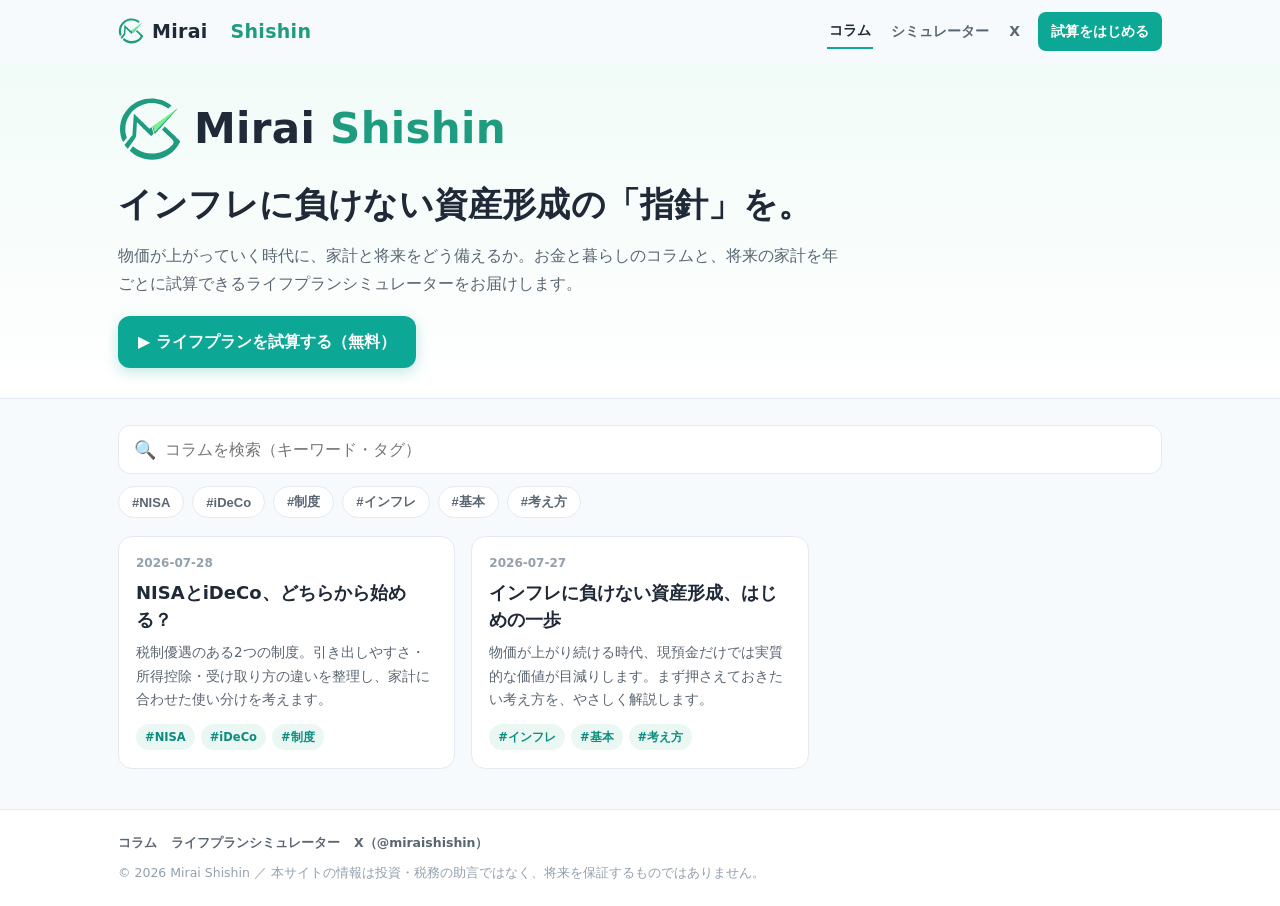
<file: index.html>
<!DOCTYPE html>
<html lang="ja">
<head>
<meta charset="UTF-8">
<meta name="viewport" content="width=device-width, initial-scale=1.0">
<meta name="theme-color" content="#0CA795">
<meta name="description" content="Mirai Shishin｜インフレに負けない資産形成のコラムと、ライフプラン資産形成シミュレーター。">
<meta property="og:title" content="Mirai Shishin｜インフレに負けない資産形成">
<meta property="og:description" content="お金と暮らしのコラム、そして将来の家計を年ごとに試算できるライフプランシミュレーター。">
<meta property="og:type" content="website">
<meta property="og:site_name" content="Mirai Shishin">
<meta property="og:url" content="https://miraishishin.jp/">
<meta property="og:image" content="https://miraishishin.jp/ogp.png">
<meta property="og:image:width" content="1200">
<meta property="og:image:height" content="630">
<meta name="twitter:card" content="summary_large_image">
<meta name="twitter:site" content="@miraishishin">
<meta name="twitter:image" content="https://miraishishin.jp/ogp.png">
<link rel="icon" type="image/svg+xml" href="icon.svg">
<link rel="alternate icon" href="icon512.png">
<link rel="apple-touch-icon" href="icon512.png">
<link rel="stylesheet" href="assets/site.css">
<!-- Google Search Console（URLプレフィックスで確認する場合）: 下行のコメントを外し content に確認トークンを貼る
<meta name="google-site-verification" content="ここに確認トークンを貼る"> -->
<title>Mirai Shishin｜インフレに負けない資産形成</title>
<script defer src="assets/analytics.js"></script>
</head>
<body>

<nav class="site-nav">
  <a class="site-nav-brand" href="index.html"><img class="nav-mark" src="icon.svg" alt=""><span class="bw1">Mirai</span>&nbsp;<span class="bw2">Shishin</span></a>
  <span class="site-nav-links">
    <a href="index.html" aria-current="page">コラム</a>
    <a href="simulator.html">シミュレーター</a>
    <a href="https://x.com/miraishishin" target="_blank" rel="noopener">X</a>
    <a class="nav-cta" href="simulator.html">試算をはじめる</a>
  </span>
</nav>

<section class="hero">
  <div class="hero-in">
    <div class="hero-logo"><img class="hero-mark" src="icon.svg" alt=""><span class="hero-word"><span class="bw1">Mirai</span> <span class="bw2">Shishin</span></span></div>
    <h1>インフレに負けない資産形成の「指針」を。</h1>
    <p>物価が上がっていく時代に、家計と将来をどう備えるか。お金と暮らしのコラムと、将来の家計を年ごとに試算できるライフプランシミュレーターをお届けします。</p>
    <a class="hero-cta" href="simulator.html">▶ ライフプランを試算する（無料）</a>
  </div>
</section>

<div class="search-bar">
  <div class="search-box">
    <span class="ic">🔍</span>
    <input type="search" id="q" placeholder="コラムを検索（キーワード・タグ）" autocomplete="off" enterkeyhint="search">
  </div>
  <div class="search-tags" id="tags"></div>
</div>

<main class="col-list" id="list" aria-live="polite"></main>

<footer class="site-foot">
  <div class="in">
    <div class="foot-row">
      <a href="index.html">コラム</a>
      <a href="simulator.html">ライフプランシミュレーター</a>
      <a href="https://x.com/miraishishin" target="_blank" rel="noopener">X（@miraishishin）</a>
    </div>
    © <span id="yr"></span> Mirai Shishin ／ 本サイトの情報は投資・税務の助言ではなく、将来を保証するものではありません。
  </div>
</footer>

<script src="columns/columns.js"></script>
<script>
(function(){
  var COLS = (window.MS_COLUMNS||[]).slice();
  var list=document.getElementById('list'), q=document.getElementById('q'), tagsEl=document.getElementById('tags');
  document.getElementById('yr').textContent=new Date().getFullYear();
  var activeTag=null;

  /* タグ一覧（出現回数の多い順） */
  var counts={}; COLS.forEach(function(c){ (c.tags||[]).forEach(function(t){ counts[t]=(counts[t]||0)+1; }); });
  Object.keys(counts).sort(function(a,b){return counts[b]-counts[a];}).forEach(function(t){
    var b=document.createElement('button'); b.className='tag-btn'; b.type='button'; b.textContent='#'+t;
    b.addEventListener('click',function(){ activeTag=(activeTag===t?null:t); syncTags(); draw(); });
    b.dataset.tag=t; tagsEl.appendChild(b);
  });
  function syncTags(){ [].forEach.call(tagsEl.children,function(b){ b.classList.toggle('on', b.dataset.tag===activeTag); }); }

  function esc(s){ return String(s).replace(/[&<>"]/g,function(c){return {'&':'&amp;','<':'&lt;','>':'&gt;','"':'&quot;'}[c];}); }
  function draw(){
    var kw=(q.value||'').trim().toLowerCase();
    var rows=COLS.filter(function(c){
      if(activeTag && !(c.tags||[]).includes(activeTag)) return false;
      if(!kw) return true;
      var hay=(c.title+' '+(c.excerpt||'')+' '+(c.tags||[]).join(' ')).toLowerCase();
      return kw.split(/\s+/).every(function(w){ return hay.indexOf(w)>=0; });
    });
    if(!rows.length){ list.innerHTML='<div class="empty">該当するコラムが見つかりませんでした。</div>'; return; }
    list.innerHTML=rows.map(function(c){
      return '<a class="col-card" href="columns/'+encodeURIComponent(c.slug)+'.html">'
        +'<div class="cc-body">'
        +'<div class="cc-date">'+esc(c.date||'')+'</div>'
        +'<h2>'+esc(c.title)+'</h2>'
        +'<p class="cc-ex">'+esc(c.excerpt||'')+'</p>'
        +'<div class="cc-tags">'+(c.tags||[]).map(function(t){return '<span>#'+esc(t)+'</span>';}).join('')+'</div>'
        +'</div></a>';
    }).join('');
  }
  q.addEventListener('input',draw);
  draw();
})();
</script>
</body>
</html>
</file>
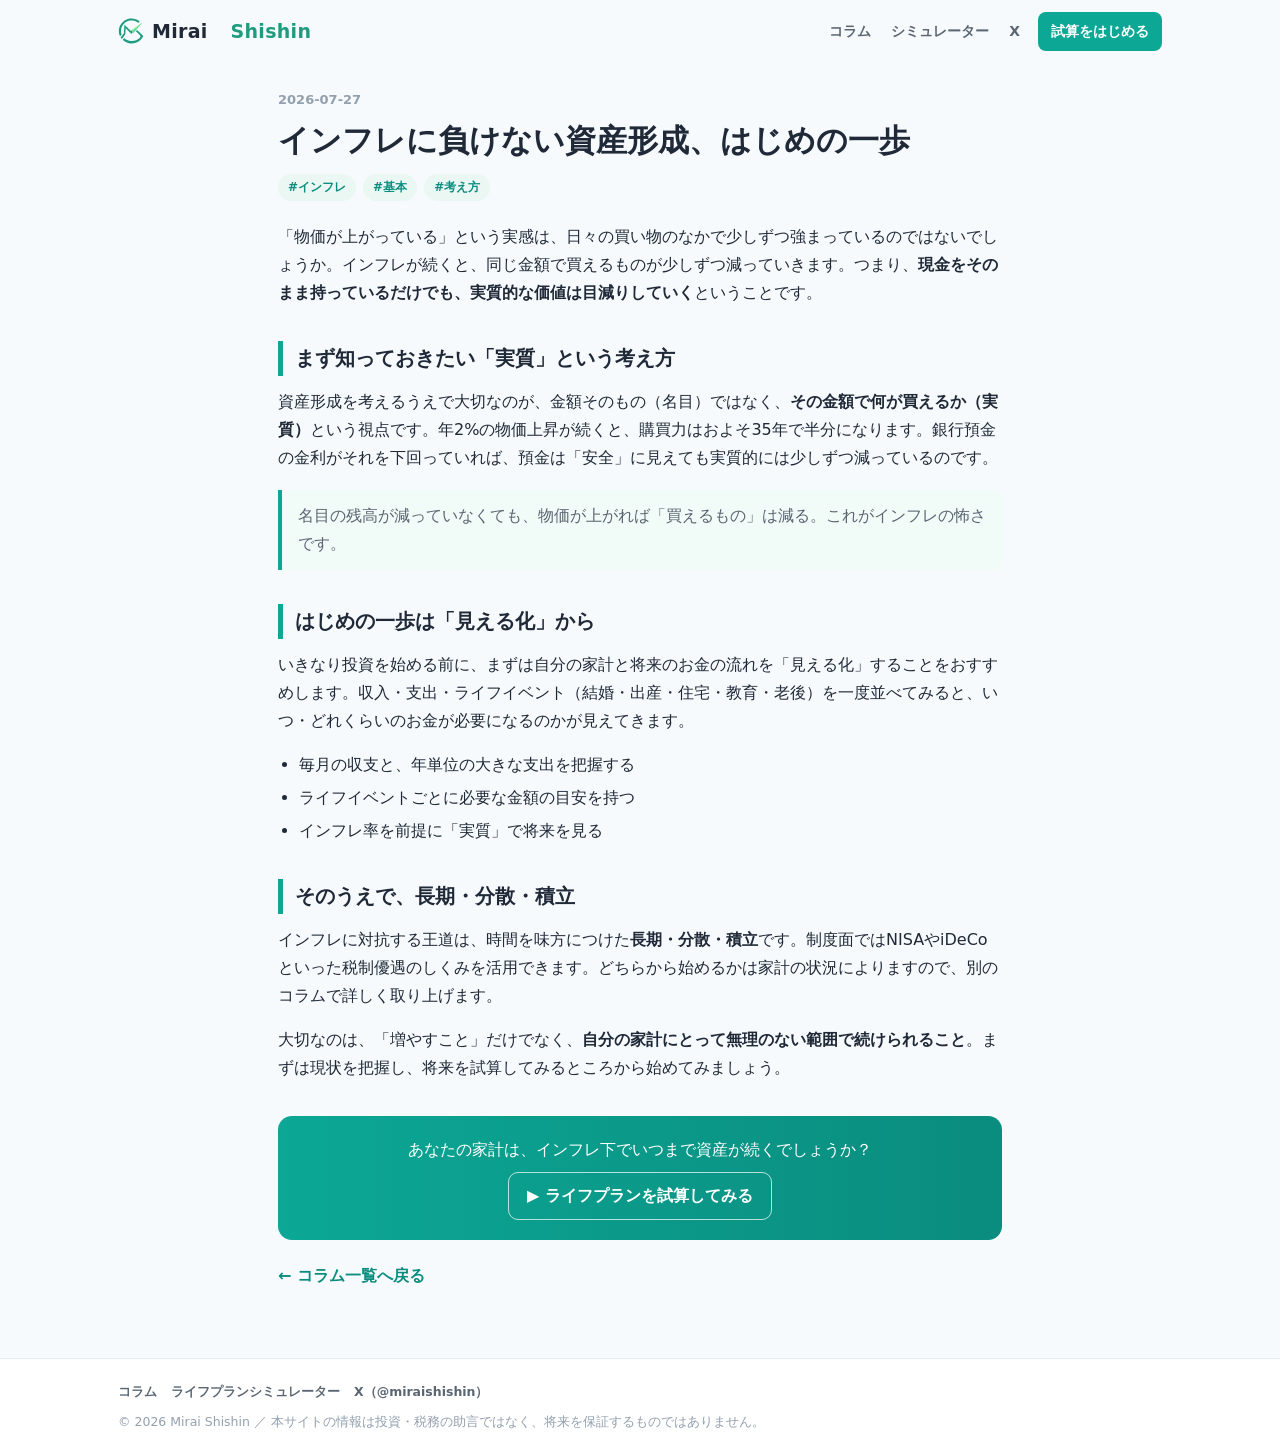
<file: columns/inflation-hedge.html>
<!DOCTYPE html>
<html lang="ja">
<head>
<meta charset="UTF-8">
<meta name="viewport" content="width=device-width, initial-scale=1.0">
<meta name="theme-color" content="#0CA795">
<meta name="description" content="物価が上がり続ける時代、現預金だけでは実質的な価値が目減りします。まず押さえておきたい考え方をやさしく解説します。">
<meta property="og:title" content="インフレに負けない資産形成、はじめの一歩｜Mirai Shishin">
<meta property="og:description" content="現預金だけでは実質的な価値が目減りする時代。まず押さえておきたい考え方を解説します。">
<meta property="og:type" content="article">
<meta property="og:site_name" content="Mirai Shishin">
<meta property="og:url" content="https://miraishishin.jp/columns/inflation-hedge.html">
<meta property="og:image" content="https://miraishishin.jp/ogp.png">
<meta name="twitter:card" content="summary_large_image">
<meta name="twitter:site" content="@miraishishin">
<meta name="twitter:image" content="https://miraishishin.jp/ogp.png">
<link rel="icon" type="image/svg+xml" href="../icon.svg">
<link rel="alternate icon" href="../icon512.png">
<link rel="stylesheet" href="../assets/site.css">
<title>インフレに負けない資産形成、はじめの一歩｜Mirai Shishin</title>
<script defer src="../assets/analytics.js"></script>
</head>
<body>

<nav class="site-nav">
  <a class="site-nav-brand" href="../index.html"><img class="nav-mark" src="../icon.svg" alt=""><span class="bw1">Mirai</span>&nbsp;<span class="bw2">Shishin</span></a>
  <span class="site-nav-links">
    <a href="../index.html">コラム</a>
    <a href="../simulator.html">シミュレーター</a>
    <a href="https://x.com/miraishishin" target="_blank" rel="noopener">X</a>
    <a class="nav-cta" href="../simulator.html">試算をはじめる</a>
  </span>
</nav>

<article class="article">
  <div class="a-date">2026-07-27</div>
  <h1>インフレに負けない資産形成、はじめの一歩</h1>
  <div class="a-tags"><span>#インフレ</span><span>#基本</span><span>#考え方</span></div>

  <div class="article-body">
    <p>「物価が上がっている」という実感は、日々の買い物のなかで少しずつ強まっているのではないでしょうか。インフレが続くと、同じ金額で買えるものが少しずつ減っていきます。つまり、<b>現金をそのまま持っているだけでも、実質的な価値は目減りしていく</b>ということです。</p>

    <h2>まず知っておきたい「実質」という考え方</h2>
    <p>資産形成を考えるうえで大切なのが、金額そのもの（名目）ではなく、<b>その金額で何が買えるか（実質）</b>という視点です。年2%の物価上昇が続くと、購買力はおよそ35年で半分になります。銀行預金の金利がそれを下回っていれば、預金は「安全」に見えても実質的には少しずつ減っているのです。</p>

    <blockquote>名目の残高が減っていなくても、物価が上がれば「買えるもの」は減る。これがインフレの怖さです。</blockquote>

    <h2>はじめの一歩は「見える化」から</h2>
    <p>いきなり投資を始める前に、まずは自分の家計と将来のお金の流れを「見える化」することをおすすめします。収入・支出・ライフイベント（結婚・出産・住宅・教育・老後）を一度並べてみると、いつ・どれくらいのお金が必要になるのかが見えてきます。</p>
    <ul>
      <li>毎月の収支と、年単位の大きな支出を把握する</li>
      <li>ライフイベントごとに必要な金額の目安を持つ</li>
      <li>インフレ率を前提に「実質」で将来を見る</li>
    </ul>

    <h2>そのうえで、長期・分散・積立</h2>
    <p>インフレに対抗する王道は、時間を味方につけた<b>長期・分散・積立</b>です。制度面ではNISAやiDeCoといった税制優遇のしくみを活用できます。どちらから始めるかは家計の状況によりますので、別のコラムで詳しく取り上げます。</p>
    <p>大切なのは、「増やすこと」だけでなく、<b>自分の家計にとって無理のない範囲で続けられること</b>。まずは現状を把握し、将来を試算してみるところから始めてみましょう。</p>
  </div>

  <div class="article-cta">
    あなたの家計は、インフレ下でいつまで資産が続くでしょうか？<br>
    <a href="../simulator.html">▶ ライフプランを試算してみる</a>
  </div>

  <a class="back-link" href="../index.html">← コラム一覧へ戻る</a>
</article>

<footer class="site-foot">
  <div class="in">
    <div class="foot-row">
      <a href="../index.html">コラム</a>
      <a href="../simulator.html">ライフプランシミュレーター</a>
      <a href="https://x.com/miraishishin" target="_blank" rel="noopener">X（@miraishishin）</a>
    </div>
    © <span id="yr"></span> Mirai Shishin ／ 本サイトの情報は投資・税務の助言ではなく、将来を保証するものではありません。
  </div>
</footer>
<script>document.getElementById('yr').textContent=new Date().getFullYear();</script>
</body>
</html>
</file>
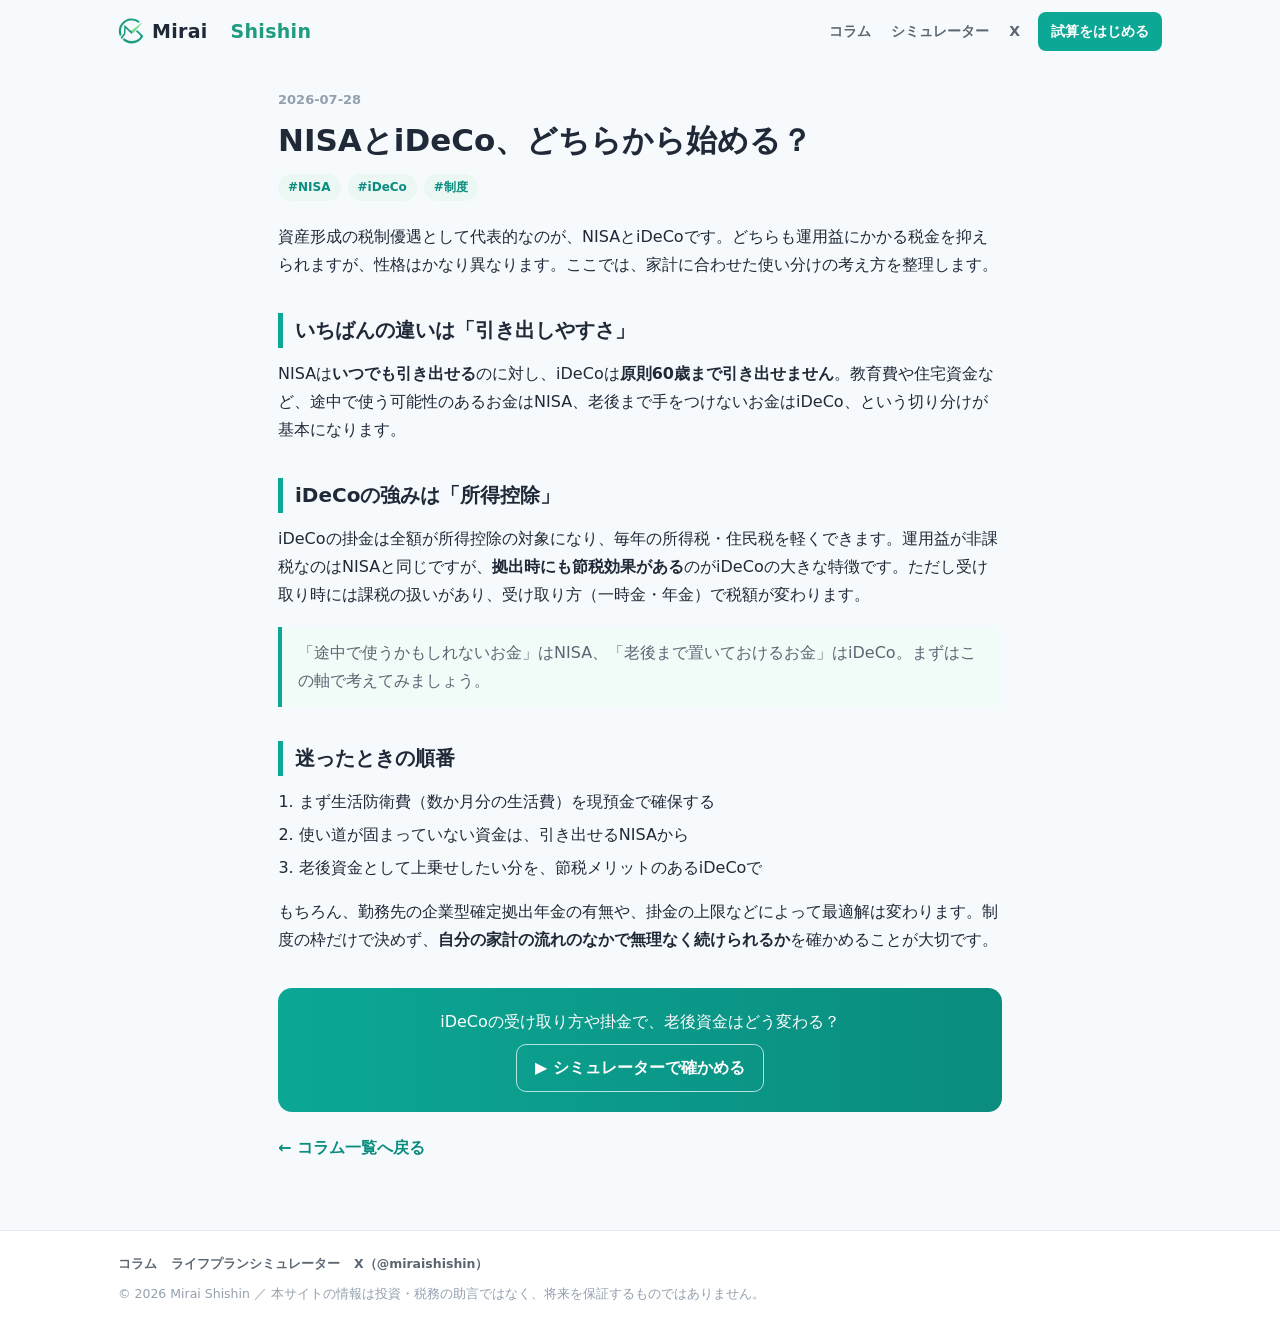
<file: columns/nisa-ideco.html>
<!DOCTYPE html>
<html lang="ja">
<head>
<meta charset="UTF-8">
<meta name="viewport" content="width=device-width, initial-scale=1.0">
<meta name="theme-color" content="#0CA795">
<meta name="description" content="税制優遇のある2つの制度NISAとiDeCo。引き出しやすさ・所得控除・受け取り方の違いを整理します。">
<meta property="og:title" content="NISAとiDeCo、どちらから始める？｜Mirai Shishin">
<meta property="og:description" content="引き出しやすさ・所得控除・受け取り方の違いを整理し、家計に合わせた使い分けを考えます。">
<meta property="og:type" content="article">
<meta property="og:site_name" content="Mirai Shishin">
<meta property="og:url" content="https://miraishishin.jp/columns/nisa-ideco.html">
<meta property="og:image" content="https://miraishishin.jp/ogp.png">
<meta name="twitter:card" content="summary_large_image">
<meta name="twitter:site" content="@miraishishin">
<meta name="twitter:image" content="https://miraishishin.jp/ogp.png">
<link rel="icon" type="image/svg+xml" href="../icon.svg">
<link rel="alternate icon" href="../icon512.png">
<link rel="stylesheet" href="../assets/site.css">
<title>NISAとiDeCo、どちらから始める？｜Mirai Shishin</title>
<script defer src="../assets/analytics.js"></script>
</head>
<body>

<nav class="site-nav">
  <a class="site-nav-brand" href="../index.html"><img class="nav-mark" src="../icon.svg" alt=""><span class="bw1">Mirai</span>&nbsp;<span class="bw2">Shishin</span></a>
  <span class="site-nav-links">
    <a href="../index.html">コラム</a>
    <a href="../simulator.html">シミュレーター</a>
    <a href="https://x.com/miraishishin" target="_blank" rel="noopener">X</a>
    <a class="nav-cta" href="../simulator.html">試算をはじめる</a>
  </span>
</nav>

<article class="article">
  <div class="a-date">2026-07-28</div>
  <h1>NISAとiDeCo、どちらから始める？</h1>
  <div class="a-tags"><span>#NISA</span><span>#iDeCo</span><span>#制度</span></div>

  <div class="article-body">
    <p>資産形成の税制優遇として代表的なのが、NISAとiDeCoです。どちらも運用益にかかる税金を抑えられますが、性格はかなり異なります。ここでは、家計に合わせた使い分けの考え方を整理します。</p>

    <h2>いちばんの違いは「引き出しやすさ」</h2>
    <p>NISAは<b>いつでも引き出せる</b>のに対し、iDeCoは<b>原則60歳まで引き出せません</b>。教育費や住宅資金など、途中で使う可能性のあるお金はNISA、老後まで手をつけないお金はiDeCo、という切り分けが基本になります。</p>

    <h2>iDeCoの強みは「所得控除」</h2>
    <p>iDeCoの掛金は全額が所得控除の対象になり、毎年の所得税・住民税を軽くできます。運用益が非課税なのはNISAと同じですが、<b>拠出時にも節税効果がある</b>のがiDeCoの大きな特徴です。ただし受け取り時には課税の扱いがあり、受け取り方（一時金・年金）で税額が変わります。</p>

    <blockquote>「途中で使うかもしれないお金」はNISA、「老後まで置いておけるお金」はiDeCo。まずはこの軸で考えてみましょう。</blockquote>

    <h2>迷ったときの順番</h2>
    <ol>
      <li>まず生活防衛費（数か月分の生活費）を現預金で確保する</li>
      <li>使い道が固まっていない資金は、引き出せるNISAから</li>
      <li>老後資金として上乗せしたい分を、節税メリットのあるiDeCoで</li>
    </ol>
    <p>もちろん、勤務先の企業型確定拠出年金の有無や、掛金の上限などによって最適解は変わります。制度の枠だけで決めず、<b>自分の家計の流れのなかで無理なく続けられるか</b>を確かめることが大切です。</p>
  </div>

  <div class="article-cta">
    iDeCoの受け取り方や掛金で、老後資金はどう変わる？<br>
    <a href="../simulator.html">▶ シミュレーターで確かめる</a>
  </div>

  <a class="back-link" href="../index.html">← コラム一覧へ戻る</a>
</article>

<footer class="site-foot">
  <div class="in">
    <div class="foot-row">
      <a href="../index.html">コラム</a>
      <a href="../simulator.html">ライフプランシミュレーター</a>
      <a href="https://x.com/miraishishin" target="_blank" rel="noopener">X（@miraishishin）</a>
    </div>
    © <span id="yr"></span> Mirai Shishin ／ 本サイトの情報は投資・税務の助言ではなく、将来を保証するものではありません。
  </div>
</footer>
<script>document.getElementById('yr').textContent=new Date().getFullYear();</script>
</body>
</html>
</file>
<file: assets/site.css>
/* Mirai Shishin — コラム／サイト共通スタイル
   ライフプランシミュレーター(simulator.html)は自前のスタイルを持つため、このCSSは
   トップ(コラム一覧)・各コラムページ・管理ページで共有します。 */
:root{
  --teal:#0CA795; --teal-d:#0A8C7E; --ink:#1F2937; --slate:#5A6672; --slate-2:#93A0AE;
  --line:#E3EAF2; --bg:#F7FAFC; --card:#FFFFFF;
  --wrap:1080px;
  --font: system-ui,-apple-system,"Segoe UI",Roboto,"Helvetica Neue","Hiragino Kaku Gothic ProN","Noto Sans JP",Arial,sans-serif;
}
*{box-sizing:border-box}
html{-webkit-text-size-adjust:100%}
body{margin:0; font-family:var(--font); color:var(--ink); background:var(--bg); line-height:1.75;
  -webkit-font-smoothing:antialiased}
a{color:var(--teal-d)}
img{max-width:100%; height:auto}

/* ---- サイトナビ ---- */
.site-nav{display:flex; align-items:center; gap:16px; flex-wrap:wrap; max-width:var(--wrap);
  margin:0 auto; padding:12px 18px}
.site-nav-brand{display:inline-flex; align-items:center; gap:8px; font-weight:800; text-decoration:none; font-size:19px; letter-spacing:.3px; white-space:nowrap}
.site-nav-brand .nav-mark{height:26px; width:auto; flex:0 0 auto; display:block}
.site-nav-brand .bw1{color:#1F2937}
.site-nav-brand .bw2{color:#1F9C80}
.site-nav-links{display:flex; gap:16px; margin-left:auto; flex-wrap:wrap; align-items:center}
.site-nav-links a{color:var(--slate); text-decoration:none; font-weight:700; font-size:14px; padding:4px 2px}
.site-nav-links a[aria-current=page]{color:var(--ink); border-bottom:2px solid var(--teal)}
.site-nav-links a:hover{color:var(--teal)}
.nav-cta{background:var(--teal); color:#fff!important; border-radius:8px; padding:7px 13px!important; border-bottom:none!important}
.nav-cta:hover{background:var(--teal-d)}

.wrap{max-width:var(--wrap); margin:0 auto; padding:0 18px}

/* ---- ヒーロー ---- */
.hero{background:linear-gradient(180deg,#F1FBF8,#FFFFFF); border-bottom:1px solid var(--line)}
.hero-in{max-width:var(--wrap); margin:0 auto; padding:34px 18px 30px}
.hero h1{font-size:clamp(24px,4.4vw,34px); margin:0 0 8px; letter-spacing:.2px}
.hero-logo{display:inline-flex; align-items:center; gap:12px; margin-bottom:14px}
.hero-mark{height:clamp(46px,7vw,64px); width:auto; flex:0 0 auto}
.hero-word{font-size:clamp(28px,5vw,42px); font-weight:800; letter-spacing:.3px; line-height:1}
.hero-word .bw1{color:#1F2937} .hero-word .bw2{color:#1F9C80}
.hero .sub{color:var(--teal-d); font-weight:800; margin:0 0 12px; font-size:14px; letter-spacing:1px}
.hero p{color:var(--slate); margin:0; max-width:720px}
.hero-cta{display:inline-flex; align-items:center; gap:8px; margin-top:18px; background:var(--teal); color:#fff;
  text-decoration:none; font-weight:800; padding:12px 20px; border-radius:12px; box-shadow:0 4px 14px rgba(12,167,149,.25)}
.hero-cta:hover{background:var(--teal-d)}

/* ---- 検索 ---- */
.search-bar{max-width:var(--wrap); margin:26px auto 6px; padding:0 18px}
.search-box{position:relative}
.search-box input{width:100%; padding:14px 16px 14px 46px; border:1.5px solid var(--line); border-radius:12px;
  font-size:16px; font-family:var(--font); background:var(--card); color:var(--ink)}
.search-box input:focus{outline:2px solid var(--teal); outline-offset:1px; border-color:var(--teal)}
.search-box .ic{position:absolute; left:16px; top:50%; transform:translateY(-50%); color:var(--slate-2); font-size:18px}
.search-tags{display:flex; gap:8px; flex-wrap:wrap; margin-top:12px}
.tag-btn{border:1px solid var(--line); background:var(--card); color:var(--slate); border-radius:999px;
  padding:6px 13px; font-size:13px; font-weight:700; cursor:pointer}
.tag-btn.on{background:var(--teal); color:#fff; border-color:var(--teal)}

/* ---- コラム一覧 ---- */
.col-list{max-width:var(--wrap); margin:18px auto 40px; padding:0 18px;
  display:grid; grid-template-columns:repeat(auto-fill,minmax(300px,1fr)); gap:16px}
.col-card{display:flex; flex-direction:column; background:var(--card); border:1px solid var(--line);
  border-radius:14px; overflow:hidden; text-decoration:none; color:inherit; transition:box-shadow .15s, transform .15s}
.col-card:hover{box-shadow:0 8px 22px rgba(31,42,50,.10); transform:translateY(-2px)}
.col-card .cc-body{padding:16px 17px 18px}
.col-card .cc-date{font-size:12px; color:var(--slate-2); font-weight:700}
.col-card h2{font-size:18px; margin:5px 0 8px; line-height:1.5}
.col-card .cc-ex{font-size:13.5px; color:var(--slate); margin:0 0 12px; display:-webkit-box; -webkit-line-clamp:3;
  -webkit-box-orient:vertical; overflow:hidden}
.col-card .cc-tags{display:flex; gap:6px; flex-wrap:wrap}
.col-card .cc-tags span{font-size:11.5px; color:var(--teal-d); background:#EAF7F2; border-radius:999px; padding:3px 9px; font-weight:700}
.empty{grid-column:1/-1; text-align:center; color:var(--slate-2); padding:50px 10px; font-weight:700}

/* ---- コラム本文ページ ---- */
.article{max-width:760px; margin:0 auto; padding:26px 18px 48px}
.article .a-date{color:var(--slate-2); font-weight:700; font-size:13px}
.article h1{font-size:clamp(23px,4vw,31px); line-height:1.5; margin:6px 0 10px}
.article .a-tags{display:flex; gap:7px; flex-wrap:wrap; margin:0 0 22px}
.article .a-tags span{font-size:12px; color:var(--teal-d); background:#EAF7F2; border-radius:999px; padding:3px 10px; font-weight:700}
.article-body{font-size:16px}
.article-body h2{font-size:20px; margin:34px 0 12px; padding-left:12px; border-left:5px solid var(--teal)}
.article-body h3{font-size:17px; margin:26px 0 8px}
.article-body p{margin:0 0 16px}
.article-body ul,.article-body ol{margin:0 0 16px; padding-left:1.3em}
.article-body li{margin:5px 0}
.article-body blockquote{margin:18px 0; padding:12px 16px; background:#F1FBF8; border-left:4px solid var(--teal); color:var(--slate); border-radius:0 8px 8px 0}
.article-body img{border-radius:10px; margin:14px 0}
.article-cta{margin:34px 0 0; background:linear-gradient(90deg,#0CA795,#0A8C7E); color:#fff; border-radius:14px; padding:20px 22px; text-align:center}
.article-cta a{color:#fff; font-weight:800; text-decoration:none; display:inline-block; margin-top:8px; border:1.5px solid rgba(255,255,255,.7); border-radius:10px; padding:9px 18px}
.back-link{display:inline-block; margin:22px 0 0; color:var(--teal-d); font-weight:700; text-decoration:none}

/* ---- フッター ---- */
.site-foot{border-top:1px solid var(--line); margin-top:20px; background:#fff}
.site-foot .in{max-width:var(--wrap); margin:0 auto; padding:22px 18px; color:var(--slate-2); font-size:12.5px}
.site-foot a{color:var(--slate); text-decoration:none; font-weight:700}
.site-foot a:hover{color:var(--teal)}
.foot-row{display:flex; gap:14px; flex-wrap:wrap; margin-bottom:8px}
</file>
